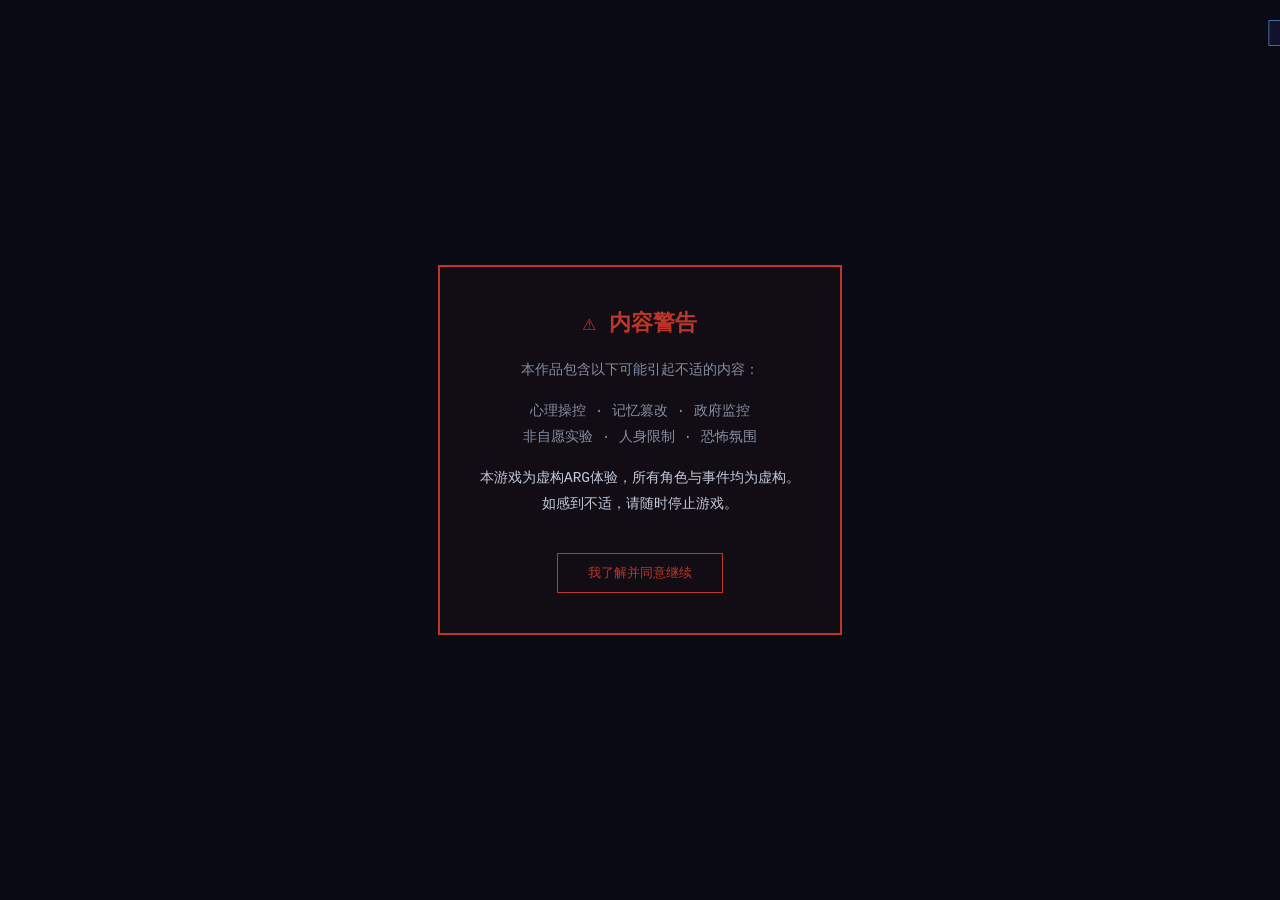
<file: index.html>
<!DOCTYPE html>
<html lang="zh-CN">
<head>
<meta charset="UTF-8">
<meta name="viewport" content="width=device-width, initial-scale=1.0">
<title>残月协议 | Protocol: Waning Moon</title>
<link rel="stylesheet" href="css/style.css">
</head>
<body>
<div class="scanline"></div>
<div class="glitch-overlay" id="glitchOverlay"></div>
<div class="eye-cursor" id="eyeCursor">👁</div>
<div class="notification" id="notification"></div>
<div class="horror-flash" id="horrorFlash"><div class="horror-text" id="horrorText"></div></div>
<div class="blood-vignette" id="bloodVignette"></div>
<div class="corruption-overlay" id="corruptionOverlay"></div>
<div class="static-noise" id="staticNoise"></div>
<div class="intrusion-alert" id="intrusionAlert">
  <div class="alert-box">
    <div class="alert-title" id="intrusionTitle">⚠ 未授权访问检测 ⚠</div>
    <div class="alert-detail" id="intrusionDetail"></div>
  </div>
</div>
<div class="memory-flash" id="memoryFlash">
  <div class="flash-text" id="memoryText"></div>
</div>
<div class="shadow-figure" id="shadowFigure"></div>
<div class="eye-watch" id="eyeWatch">👁</div>

<div class="screen active" id="warningScreen">
<div class="warning-box">
<h2>⚠ 内容警告</h2>
<p>本作品包含以下可能引起不适的内容：</p>
<p>心理操控 · 记忆篡改 · 政府监控<br>非自愿实验 · 人身限制 · 恐怖氛围</p>
<p style="color:var(--text)">本游戏为虚构ARG体验，所有角色与事件均为虚构。<br>如感到不适，请随时停止游戏。</p>
<button onclick="showBoot()">我了解并同意继续</button>
</div>
</div>

<div class="screen" id="bootScreen">
<div class="boot-logo glitch-text">混居区公共信息服务系统</div>
<div class="boot-system">
<div>COHABITATION DISTRICT PUBLIC INFORMATION SERVICE v4.7.2</div>
<div>YEAR 5262 | CLEARANCE: STANDARD</div>
<div style="margin-top:10px;color:var(--accent2)">SYSTEM BOOT COMPLETE</div>
<div style="color:var(--text2)">请输入公民编号或查询关键词：</div>
<div id="bootClue" style="margin-top:15px;font-size:.7em;color:var(--text2);opacity:0.4;line-height:1.8">
<div>[系统日志 03:17:00] 检测到未授权访问请求...</div>
<div>[系统日志 03:17:01] 异常公民记录已标记。状态码：<span style="color:var(--warn);opacity:0.7">ERR_NULL_</span><span style="animation:flicker 2s infinite;color:var(--danger);opacity:0.5">???</span></div>
<div>[系统日志 03:17:02] 如需受限访问，请输入完整状态码...</div>
</div>
</div>
<div class="boot-input">
<input type="text" id="bootInput" placeholder="输入查询内容..." onkeydown="if(event.key==='Enter')submitBoot()">
<button onclick="submitBoot()">查 询</button>
<button class="hint-btn" onclick="showBootHint()" style="background:transparent;border:1px solid var(--accent);color:var(--accent2);padding:8px 15px;cursor:pointer;font-family:inherit">💡 提示</button>
<div class="boot-result" id="bootResult"></div>
<div id="bootHintText" style="display:none;margin-top:10px;font-size:.75em;color:var(--text2);line-height:1.8"></div>
</div>
</div>

<script src="js/game.js"></script>
</body>
</html>
</file>
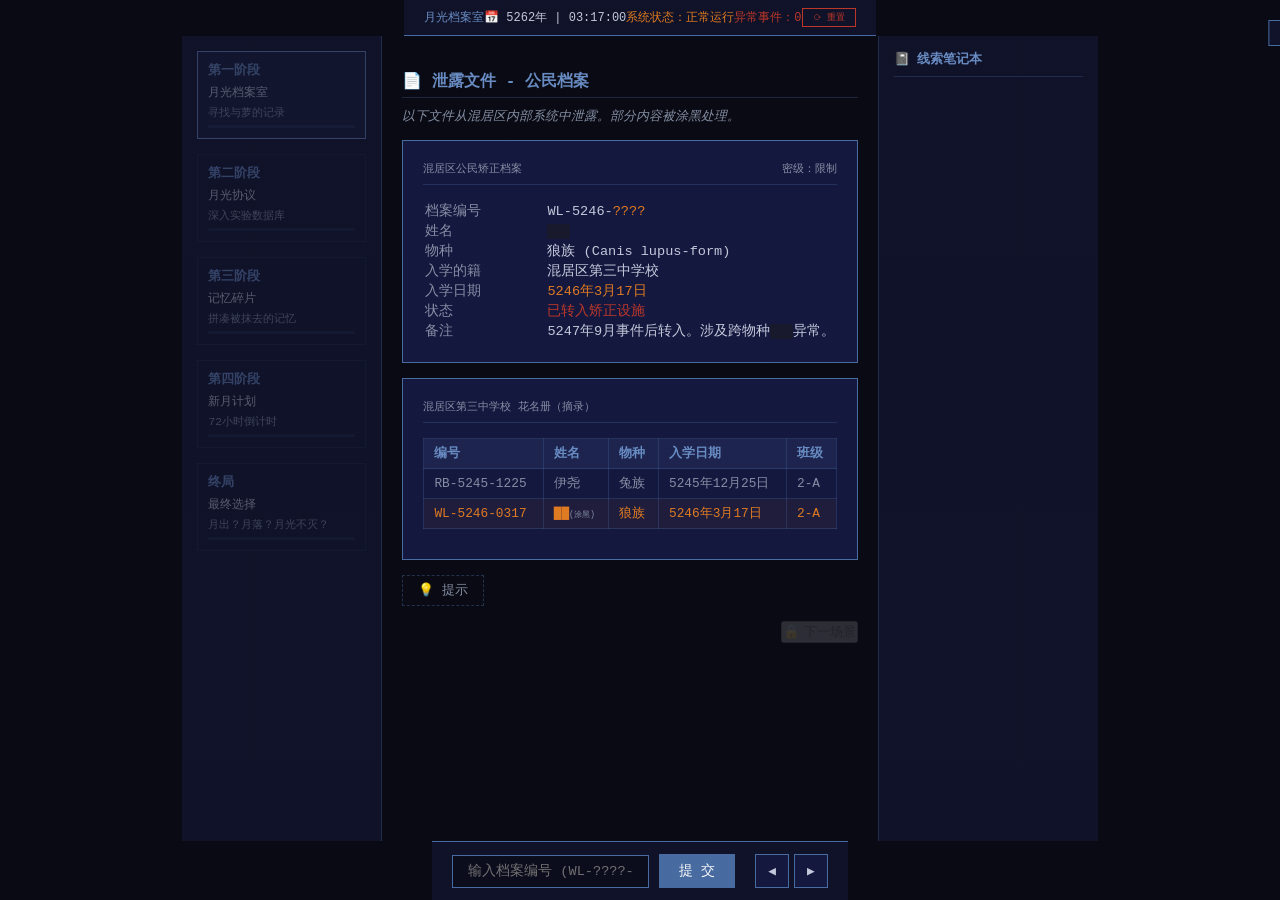
<file: phase0.html>
<!DOCTYPE html>
<html lang="zh-CN">
<head>
<meta charset="UTF-8">
<meta name="viewport" content="width=device-width, initial-scale=1.0">
<title>残月协议 - 月光档案室</title>
<link rel="stylesheet" href="css/style.css">
</head>
<body>
<div class="scanline"></div>
<div class="glitch-overlay" id="glitchOverlay"></div>
<div class="eye-cursor" id="eyeCursor">👁</div>
<div class="notification" id="notification"></div>
<div class="horror-flash" id="horrorFlash"><div class="horror-text" id="horrorText"></div></div>
<div class="blood-vignette" id="bloodVignette"></div>
<div class="corruption-overlay" id="corruptionOverlay"></div>
<div class="static-noise" id="staticNoise"></div>
<div class="intrusion-alert" id="intrusionAlert">
  <div class="alert-box">
    <div class="alert-title" id="intrusionTitle">⚠ 未授权访问检测 ⚠</div>
    <div class="alert-detail" id="intrusionDetail"></div>
  </div>
</div>
<div class="memory-flash" id="memoryFlash">
  <div class="flash-text" id="memoryText"></div>
</div>
<div class="shadow-figure" id="shadowFigure"></div>
<div class="eye-watch" id="eyeWatch">👁</div>

<div class="screen active" id="gameScreen">
<div class="game-header">
<span class="phase-indicator" id="phaseIndicator">月光档案室</span>
<span>📅 5262年 | <span id="gameTime">03:17:00</span></span>
<span class="sys-warn" id="sysWarn">系统状态：正常运行</span>
<span class="anomaly" id="anomalyCount">异常事件：0</span>
<button onclick="resetGame()" style="background:transparent;border:1px solid var(--danger);color:var(--danger);padding:2px 10px;cursor:pointer;font-family:inherit;font-size:.75em" title="重置所有进度">⟳ 重置</button>
</div>
<div class="game-body">
<div class="nav-panel" id="navPanel"></div>
<div class="content-panel" id="contentPanel"></div>
<div class="notebook-panel">
<h3>📓 线索笔记本</h3>
<div id="clueList"></div>
</div>
</div>
<div class="puzzle-bar" id="puzzleBar">
<input type="text" id="puzzleInput" placeholder="输入答案..." onkeydown="if(event.key==='Enter')submitPuzzle()">
<button onclick="submitPuzzle()">提 交</button>
</div>
</div>

<div class="warning-overlay" id="warningOverlay">
<div class="warning-text">
⚠ 已检测到未授权的档案访问 ⚠<br>
<span style="font-size:.6em">访问者信息已记录。安全小组已通知。</span>
</div>
<div class="countdown-text" id="warningCountdown">24</div>
</div>

<script src="js/game.js"></script>
</body>
</html>
</file>
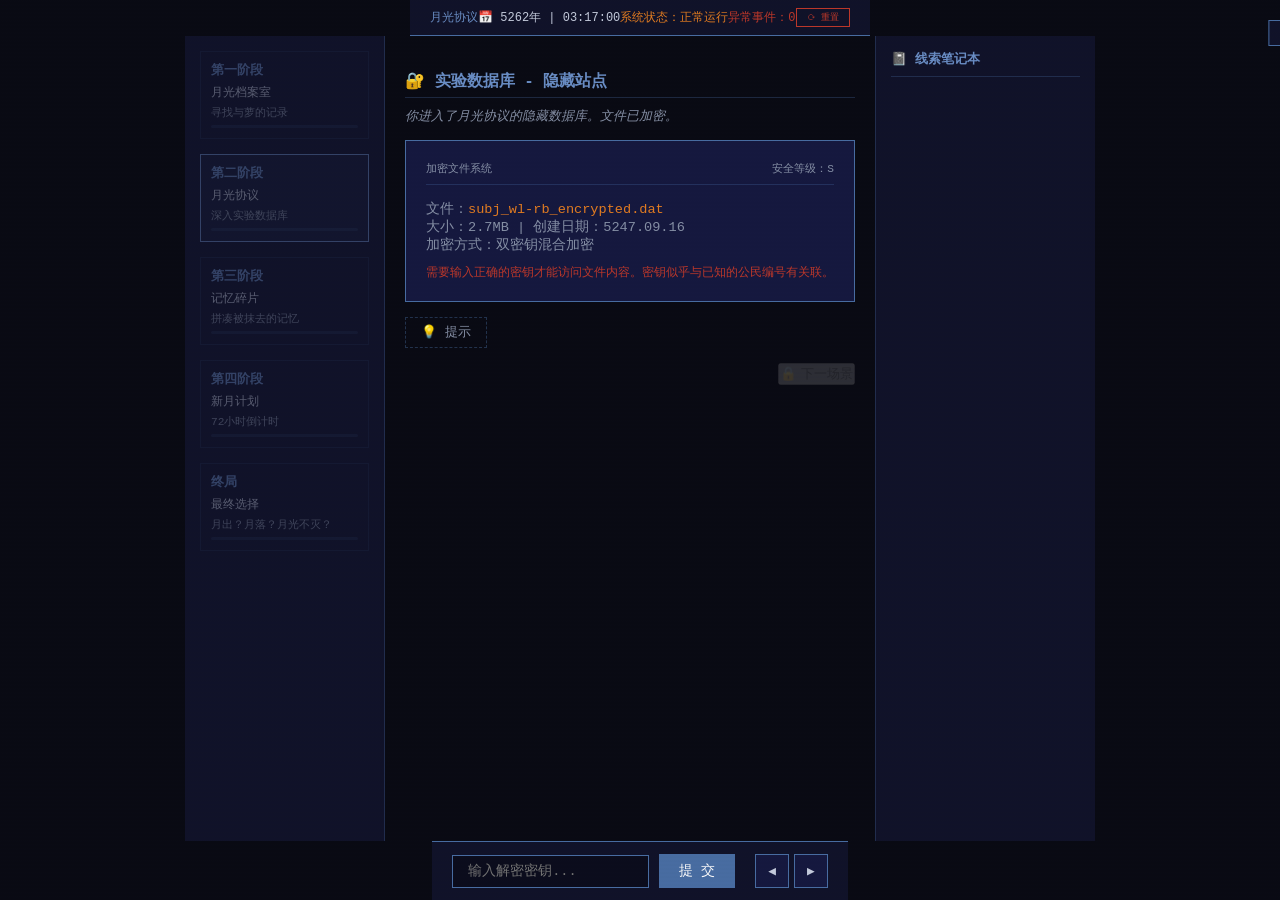
<file: phase1.html>
<!DOCTYPE html>
<html lang="zh-CN">
<head>
<meta charset="UTF-8">
<meta name="viewport" content="width=device-width, initial-scale=1.0">
<title>残月协议 - 月光协议</title>
<link rel="stylesheet" href="css/style.css">
</head>
<body>
<div class="scanline"></div>
<div class="glitch-overlay" id="glitchOverlay"></div>
<div class="eye-cursor" id="eyeCursor">👁</div>
<div class="notification" id="notification"></div>
<div class="horror-flash" id="horrorFlash"><div class="horror-text" id="horrorText"></div></div>
<div class="blood-vignette" id="bloodVignette"></div>
<div class="corruption-overlay" id="corruptionOverlay"></div>
<div class="static-noise" id="staticNoise"></div>
<div class="intrusion-alert" id="intrusionAlert">
  <div class="alert-box">
    <div class="alert-title" id="intrusionTitle">⚠ 未授权访问检测 ⚠</div>
    <div class="alert-detail" id="intrusionDetail"></div>
  </div>
</div>
<div class="memory-flash" id="memoryFlash">
  <div class="flash-text" id="memoryText"></div>
</div>
<div class="shadow-figure" id="shadowFigure"></div>
<div class="eye-watch" id="eyeWatch">👁</div>

<div class="screen active" id="gameScreen">
<div class="game-header">
<span class="phase-indicator" id="phaseIndicator">月光档案室</span>
<span>📅 5262年 | <span id="gameTime">03:17:00</span></span>
<span class="sys-warn" id="sysWarn">系统状态：正常运行</span>
<span class="anomaly" id="anomalyCount">异常事件：0</span>
<button onclick="resetGame()" style="background:transparent;border:1px solid var(--danger);color:var(--danger);padding:2px 10px;cursor:pointer;font-family:inherit;font-size:.75em" title="重置所有进度">⟳ 重置</button>
</div>
<div class="game-body">
<div class="nav-panel" id="navPanel"></div>
<div class="content-panel" id="contentPanel"></div>
<div class="notebook-panel">
<h3>📓 线索笔记本</h3>
<div id="clueList"></div>
</div>
</div>
<div class="puzzle-bar" id="puzzleBar">
<input type="text" id="puzzleInput" placeholder="输入答案..." onkeydown="if(event.key==='Enter')submitPuzzle()">
<button onclick="submitPuzzle()">提 交</button>
</div>
</div>

<div class="warning-overlay" id="warningOverlay">
<div class="warning-text">
⚠ 已检测到未授权的档案访问 ⚠<br>
<span style="font-size:.6em">访问者信息已记录。安全小组已通知。</span>
</div>
<div class="countdown-text" id="warningCountdown">24</div>
</div>

<script src="js/game.js"></script>
</body>
</html>
</file>
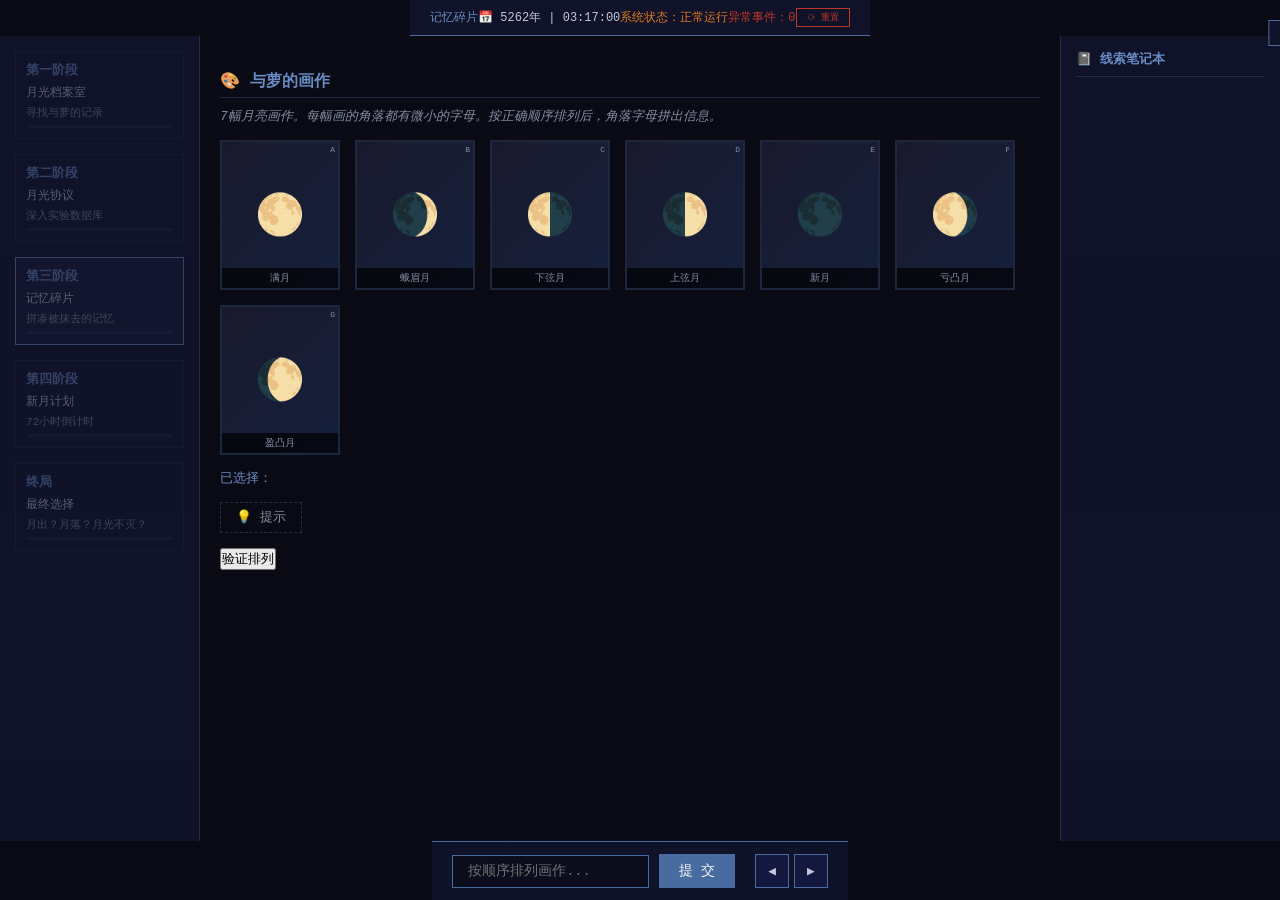
<file: phase2.html>
<!DOCTYPE html>
<html lang="zh-CN">
<head>
<meta charset="UTF-8">
<meta name="viewport" content="width=device-width, initial-scale=1.0">
<title>残月协议 - 记忆碎片</title>
<link rel="stylesheet" href="css/style.css">
</head>
<body>
<div class="scanline"></div>
<div class="glitch-overlay" id="glitchOverlay"></div>
<div class="eye-cursor" id="eyeCursor">👁</div>
<div class="notification" id="notification"></div>
<div class="horror-flash" id="horrorFlash"><div class="horror-text" id="horrorText"></div></div>
<div class="blood-vignette" id="bloodVignette"></div>
<div class="corruption-overlay" id="corruptionOverlay"></div>
<div class="static-noise" id="staticNoise"></div>
<div class="intrusion-alert" id="intrusionAlert">
  <div class="alert-box">
    <div class="alert-title" id="intrusionTitle">⚠ 未授权访问检测 ⚠</div>
    <div class="alert-detail" id="intrusionDetail"></div>
  </div>
</div>
<div class="memory-flash" id="memoryFlash">
  <div class="flash-text" id="memoryText"></div>
</div>
<div class="shadow-figure" id="shadowFigure"></div>
<div class="eye-watch" id="eyeWatch">👁</div>

<div class="screen active" id="gameScreen">
<div class="game-header">
<span class="phase-indicator" id="phaseIndicator">月光档案室</span>
<span>📅 5262年 | <span id="gameTime">03:17:00</span></span>
<span class="sys-warn" id="sysWarn">系统状态：正常运行</span>
<span class="anomaly" id="anomalyCount">异常事件：0</span>
<button onclick="resetGame()" style="background:transparent;border:1px solid var(--danger);color:var(--danger);padding:2px 10px;cursor:pointer;font-family:inherit;font-size:.75em" title="重置所有进度">⟳ 重置</button>
</div>
<div class="game-body">
<div class="nav-panel" id="navPanel"></div>
<div class="content-panel" id="contentPanel"></div>
<div class="notebook-panel">
<h3>📓 线索笔记本</h3>
<div id="clueList"></div>
</div>
</div>
<div class="puzzle-bar" id="puzzleBar">
<input type="text" id="puzzleInput" placeholder="输入答案..." onkeydown="if(event.key==='Enter')submitPuzzle()">
<button onclick="submitPuzzle()">提 交</button>
</div>
</div>

<div class="warning-overlay" id="warningOverlay">
<div class="warning-text">
⚠ 已检测到未授权的档案访问 ⚠<br>
<span style="font-size:.6em">访问者信息已记录。安全小组已通知。</span>
</div>
<div class="countdown-text" id="warningCountdown">24</div>
</div>

<script src="js/game.js"></script>
</body>
</html>
</file>
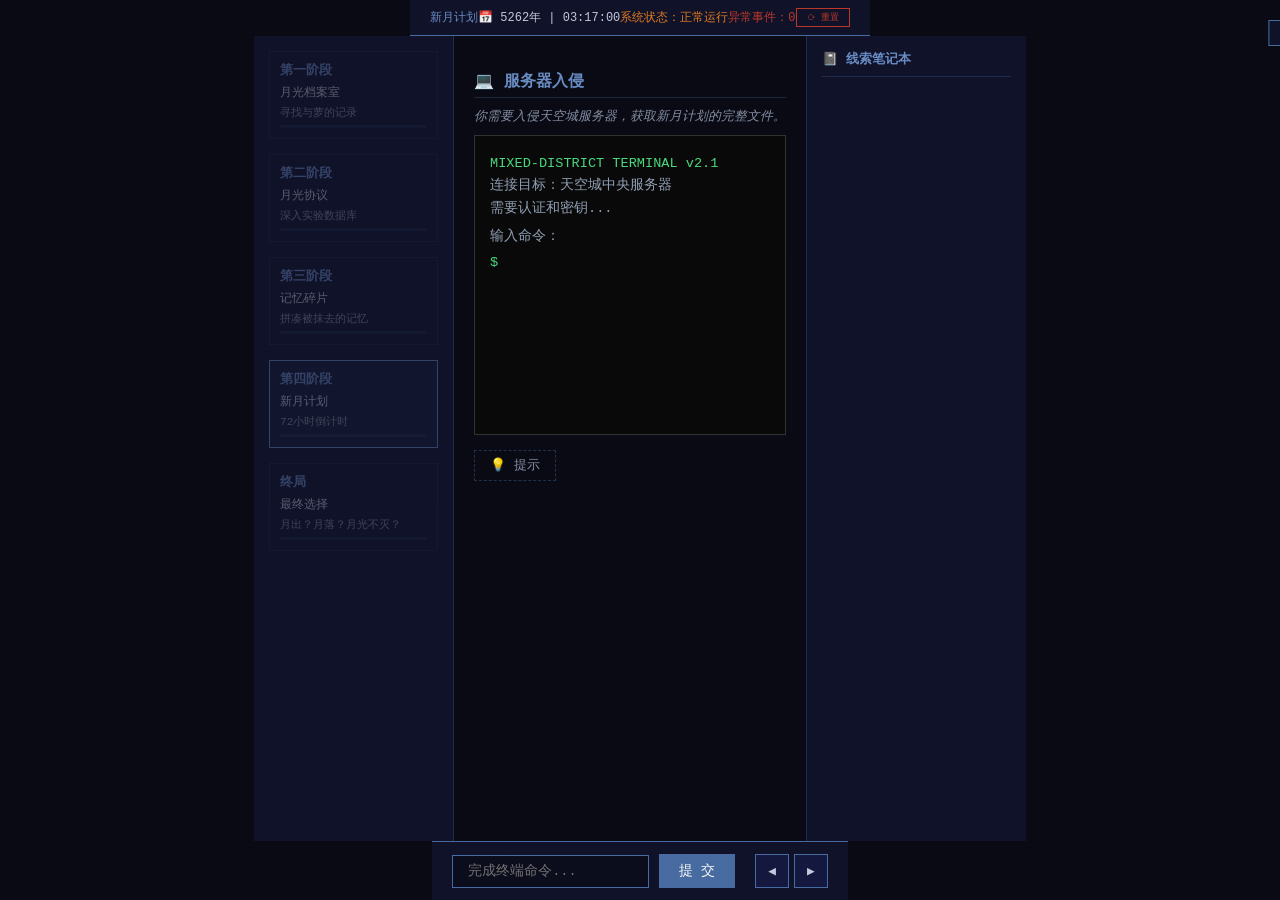
<file: phase3.html>
<!DOCTYPE html>
<html lang="zh-CN">
<head>
<meta charset="UTF-8">
<meta name="viewport" content="width=device-width, initial-scale=1.0">
<title>残月协议 - 新月计划</title>
<link rel="stylesheet" href="css/style.css">
</head>
<body>
<div class="scanline"></div>
<div class="glitch-overlay" id="glitchOverlay"></div>
<div class="eye-cursor" id="eyeCursor">👁</div>
<div class="notification" id="notification"></div>
<div class="horror-flash" id="horrorFlash"><div class="horror-text" id="horrorText"></div></div>
<div class="blood-vignette" id="bloodVignette"></div>
<div class="corruption-overlay" id="corruptionOverlay"></div>
<div class="static-noise" id="staticNoise"></div>
<div class="intrusion-alert" id="intrusionAlert">
  <div class="alert-box">
    <div class="alert-title" id="intrusionTitle">⚠ 未授权访问检测 ⚠</div>
    <div class="alert-detail" id="intrusionDetail"></div>
  </div>
</div>
<div class="memory-flash" id="memoryFlash">
  <div class="flash-text" id="memoryText"></div>
</div>
<div class="shadow-figure" id="shadowFigure"></div>
<div class="eye-watch" id="eyeWatch">👁</div>

<div class="screen active" id="gameScreen">
<div class="game-header">
<span class="phase-indicator" id="phaseIndicator">月光档案室</span>
<span>📅 5262年 | <span id="gameTime">03:17:00</span></span>
<span class="sys-warn" id="sysWarn">系统状态：正常运行</span>
<span class="anomaly" id="anomalyCount">异常事件：0</span>
<button onclick="resetGame()" style="background:transparent;border:1px solid var(--danger);color:var(--danger);padding:2px 10px;cursor:pointer;font-family:inherit;font-size:.75em" title="重置所有进度">⟳ 重置</button>
</div>
<div class="game-body">
<div class="nav-panel" id="navPanel"></div>
<div class="content-panel" id="contentPanel"></div>
<div class="notebook-panel">
<h3>📓 线索笔记本</h3>
<div id="clueList"></div>
</div>
</div>
<div class="puzzle-bar" id="puzzleBar">
<input type="text" id="puzzleInput" placeholder="输入答案..." onkeydown="if(event.key==='Enter')submitPuzzle()">
<button onclick="submitPuzzle()">提 交</button>
</div>
</div>

<div class="warning-overlay" id="warningOverlay">
<div class="warning-text">
⚠ 已检测到未授权的档案访问 ⚠<br>
<span style="font-size:.6em">访问者信息已记录。安全小组已通知。</span>
</div>
<div class="countdown-text" id="warningCountdown">24</div>
</div>

<script src="js/game.js"></script>
</body>
</html>
</file>
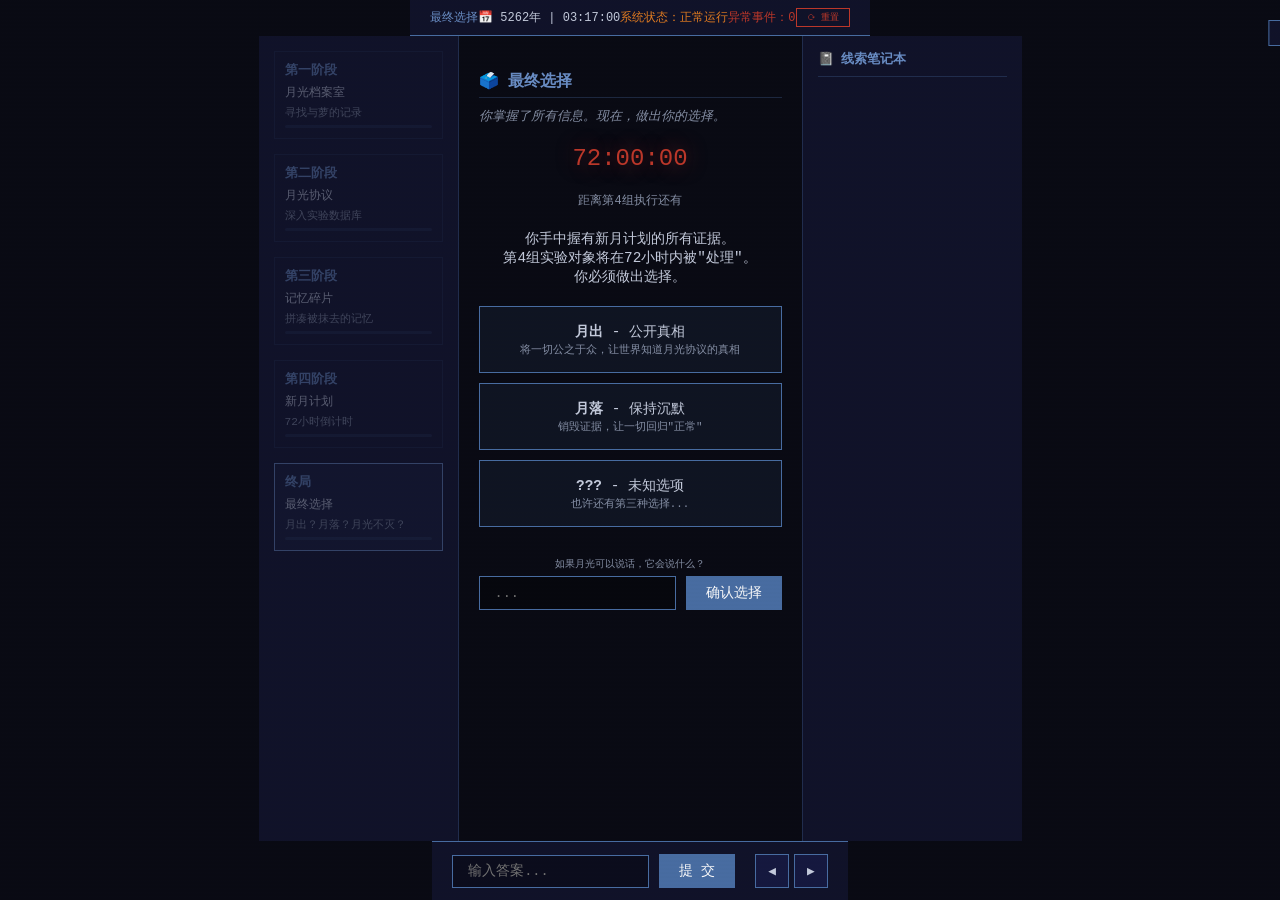
<file: phase4.html>
<!DOCTYPE html>
<html lang="zh-CN">
<head>
<meta charset="UTF-8">
<meta name="viewport" content="width=device-width, initial-scale=1.0">
<title>残月协议 - 终局</title>
<link rel="stylesheet" href="css/style.css">
</head>
<body>
<div class="scanline"></div>
<div class="glitch-overlay" id="glitchOverlay"></div>
<div class="eye-cursor" id="eyeCursor">👁</div>
<div class="notification" id="notification"></div>
<div class="horror-flash" id="horrorFlash"><div class="horror-text" id="horrorText"></div></div>
<div class="blood-vignette" id="bloodVignette"></div>
<div class="corruption-overlay" id="corruptionOverlay"></div>
<div class="static-noise" id="staticNoise"></div>
<div class="intrusion-alert" id="intrusionAlert">
  <div class="alert-box">
    <div class="alert-title" id="intrusionTitle">⚠ 未授权访问检测 ⚠</div>
    <div class="alert-detail" id="intrusionDetail"></div>
  </div>
</div>
<div class="memory-flash" id="memoryFlash">
  <div class="flash-text" id="memoryText"></div>
</div>
<div class="shadow-figure" id="shadowFigure"></div>
<div class="eye-watch" id="eyeWatch">👁</div>

<div class="screen active" id="gameScreen">
<div class="game-header">
<span class="phase-indicator" id="phaseIndicator">月光档案室</span>
<span>📅 5262年 | <span id="gameTime">03:17:00</span></span>
<span class="sys-warn" id="sysWarn">系统状态：正常运行</span>
<span class="anomaly" id="anomalyCount">异常事件：0</span>
<button onclick="resetGame()" style="background:transparent;border:1px solid var(--danger);color:var(--danger);padding:2px 10px;cursor:pointer;font-family:inherit;font-size:.75em" title="重置所有进度">⟳ 重置</button>
</div>
<div class="game-body">
<div class="nav-panel" id="navPanel"></div>
<div class="content-panel" id="contentPanel"></div>
<div class="notebook-panel">
<h3>📓 线索笔记本</h3>
<div id="clueList"></div>
</div>
</div>
<div class="puzzle-bar" id="puzzleBar">
<input type="text" id="puzzleInput" placeholder="输入答案..." onkeydown="if(event.key==='Enter')submitPuzzle()">
<button onclick="submitPuzzle()">提 交</button>
</div>
</div>

<div class="warning-overlay" id="warningOverlay">
<div class="warning-text">
⚠ 已检测到未授权的档案访问 ⚠<br>
<span style="font-size:.6em">访问者信息已记录。安全小组已通知。</span>
</div>
<div class="countdown-text" id="warningCountdown">24</div>
</div>

<div class="ending-screen" id="endingA">
<h2 style="color:var(--accent2)">结局 A - 月出</h2>
<div class="ending-title">真相公之于众</div>
<p>你把一切公之于众。所有文件，所有实验记录，所有被掩盖的真相。</p>
<p>世界知道了月光协议的存在。知道了那些被抹去的记忆。知道了七个被当作实验品的孩子。</p>
<p>但与萝被定性为"危险个体"。她的狼族本能被用来证明实验的必要性。</p>
<p>矫正中心门前，你站在台阶上，不知道自己为什么要来。</p>
<p>手里攥着一只兔子玩偶。棉花下面，第37号缝线的位置，有一张纸条。</p>
<p>你打开它，上面写着：</p>
<p style="color:var(--warn);font-size:1.1em">"谢谢你记得我。"</p>
<p>你不记得她是谁。但你的眼眶湿了。</p>
<p class="small-text" style="margin-top:30px">苦涩的正义，像月光一样清冷。</p>
<button onclick="if(confirm('重新开始游戏？')){localStorage.removeItem('waningmoon_save');location.href='index.html'}" style="margin-top:30px;background:transparent;border:1px solid var(--accent);color:var(--accent);padding:10px 30px;cursor:pointer;font-family:inherit">🔄 重新开始</button>
</div>

<div class="ending-screen" id="endingB">
<h2 style="color:var(--accent2)">结局 B - 月落</h2>
<div class="ending-title">一切归于沉默</div>
<p>你选择沉默。文件被销毁。记录被清除。一切回归正常。</p>
<p>你和与萝继续生活在混居区。上学，考试，呼吸着被监控的空气。</p>
<p>与萝总是画兔子。你问她为什么，她说不出来。只是觉得应该画。</p>
<p>你在旧货市场买了一只兔子玩偶。不知道为什么。</p>
<p>有时候深夜，你会想起一个模糊的影子。狼的轮廓。月光下的奔跑。</p>
<p>然后你翻了个身，继续睡。</p>
<p style="color:var(--text2);font-size:.9em;margin-top:20px">遗忘是最温柔的残忍。</p>
<button onclick="if(confirm('重新开始游戏？')){localStorage.removeItem('waningmoon_save');location.href='index.html'}" style="margin-top:30px;background:transparent;border:1px solid var(--accent);color:var(--accent);padding:10px 30px;cursor:pointer;font-family:inherit">🔄 重新开始</button>
</div>

<div class="ending-screen" id="endingC">
<h2 style="color:var(--moon)">结局 C - 月光不灭</h2>
<div class="ending-title" style="color:var(--moon)">隐藏结局</div>
<p>你输入了 moonlight。</p>
<p>系统沉默了三秒。然后屏幕上出现一行字：</p>
<p style="color:var(--moon);font-size:1.1em">"你找到了。"</p>
<p>伊尧和与萝的记忆并没有消失。它们被编码进了这个游戏本身。</p>
<p>你不是在调查一个案件。你在成为他们记忆的一部分。</p>
<p>每一次你解开谜题，你都在重建一段被抹去的记忆。</p>
<p>每一次你发现线索，你都在证明——有些东西是镇静剂杀不死的。</p>
<p style="color:var(--moon)">心跳记得。玩偶记得。月光记得。</p>
<p style="color:var(--moon)">你记得。</p>
<p style="margin-top:30px">月光下，兔子和狼并肩坐着。它们什么都不说。</p>
<p>因为不需要。</p>
<p style="color:var(--moon);font-size:1.1em;margin-top:30px">月光不灭。协议永存。</p>
<p class="small-text" style="margin-top:30px">—— 感谢你，陌生的记忆守护者。</p>
<button onclick="if(confirm('重新开始游戏？')){localStorage.removeItem('waningmoon_save');location.href='index.html'}" style="margin-top:30px;background:transparent;border:1px solid var(--accent);color:var(--accent);padding:10px 30px;cursor:pointer;font-family:inherit">🔄 重新开始</button>
</div>

<script src="js/game.js"></script>
</body>
</html>
</file>
<file: css/style.css>
*{margin:0;padding:0;box-sizing:border-box}
:root{
--bg:#0a0b14;--bg2:#0d0f1a;--panel:#11132a;--panel2:#161940;
--text:#c8cfe0;--text2:#8892a8;--accent:#4a6fa5;--accent2:#6b8fc7;
--danger:#c0392b;--warn:#e67e22;--success:#27ae60;
--glow:#3a5f9a;--moon:#d4e4f7;--purple:#2d1b4e;
}
@font-face{font-family:'Game';src:local('Courier New'),local('monospace')}
body{
background:var(--bg);color:var(--text);font-family:'Courier New',monospace;
overflow-x:hidden;min-height:100vh;position:relative;
}
body::before{
content:'';position:fixed;top:0;left:0;width:100%;height:100%;
background:repeating-linear-gradient(0deg,transparent,transparent 2px,rgba(10,11,20,0.03) 2px,rgba(10,11,20,0.03) 4px);
pointer-events:none;z-index:9999;
}
.scanline{
position:fixed;top:0;left:0;width:100%;height:100%;
background:linear-gradient(transparent 50%,rgba(0,0,0,0.02) 50%);
background-size:100% 4px;pointer-events:none;z-index:9998;
animation:scanmove 8s linear infinite;
}
@keyframes scanmove{0%{background-position:0 0}100%{background-position:0 100px}}
.glitch-overlay{
position:fixed;top:0;left:0;width:100%;height:100%;
pointer-events:none;z-index:9997;opacity:0;
background:rgba(74,111,165,0.03);
}
.glitch-overlay.active{animation:glitchFlash .15s ease-out}
@keyframes glitchFlash{
0%{opacity:1;transform:translate(-2px,1px)}
25%{opacity:.8;transform:translate(3px,-1px)}
50%{opacity:.6;transform:translate(-1px,2px)}
100%{opacity:0;transform:none}
}
.glitch-text{animation:glitchText 3s infinite}
@keyframes glitchText{
0%,92%,100%{text-shadow:none;transform:none}
93%{text-shadow:2px 0 #c0392b,-2px 0 #3a5f9a;transform:translateX(-1px)}
96%{text-shadow:-2px 0 #c0392b,2px 0 #3a5f9a;transform:translateX(1px)}
}
.flicker{animation:flicker 4s infinite}
@keyframes flicker{
0%,95%,100%{opacity:1}96%{opacity:.4}97%{opacity:.9}98%{opacity:.3}99%{opacity:.8}
}
.screen{display:none;width:100%;min-height:100vh;position:relative}
.screen.active{display:flex;flex-direction:column;align-items:center;justify-content:center}
#bootScreen{background:var(--bg);text-align:center}
.boot-logo{font-size:1.2em;color:var(--accent2);margin-bottom:30px;letter-spacing:4px}
.boot-system{color:var(--text2);font-size:.85em;line-height:2}
.boot-input{
margin-top:30px;display:flex;flex-direction:column;align-items:center;gap:10px;
}
.boot-input input{
background:rgba(74,111,165,0.1);border:1px solid var(--accent);
color:var(--text);padding:10px 20px;font-family:inherit;font-size:1em;
width:300px;text-align:center;outline:none;
}
.boot-input input:focus{border-color:var(--accent2);box-shadow:0 0 10px rgba(74,111,165,0.3)}
.boot-input button{
background:var(--accent);color:#fff;border:none;padding:8px 30px;
cursor:pointer;font-family:inherit;font-size:.9em;
}
.boot-input button:hover{background:var(--accent2)}
.boot-result{margin-top:15px;color:var(--danger);font-size:.85em;min-height:20px}
#warningScreen{background:var(--bg)}
.warning-box{
border:2px solid var(--danger);padding:40px;max-width:600px;text-align:center;
background:rgba(192,57,43,0.05);
}
.warning-box h2{color:var(--danger);margin-bottom:20px;font-size:1.4em}
.warning-box p{color:var(--text2);line-height:1.8;margin-bottom:15px;font-size:.9em}
.warning-box button{
background:transparent;border:1px solid var(--danger);color:var(--danger);
padding:10px 30px;cursor:pointer;font-family:inherit;margin-top:20px;
}
.warning-box button:hover{background:rgba(192,57,43,0.2)}
#gameScreen.active{display:flex;flex-direction:column;height:100vh}
.game-header{
background:var(--panel);border-bottom:1px solid var(--accent);
padding:8px 20px;display:flex;justify-content:space-between;align-items:center;
font-size:.75em;flex-shrink:0;
}
.game-header .sys-warn{color:var(--warn)}
.game-header .anomaly{color:var(--danger)}
.game-header .phase-indicator{color:var(--accent2)}
.game-body{display:flex;flex:1;overflow:hidden}
.nav-panel{
width:200px;background:var(--panel);border-right:1px solid rgba(74,111,165,0.3);
padding:15px;flex-shrink:0;overflow-y:auto;
}
.nav-phase{
margin-bottom:15px;border:1px solid rgba(74,111,165,0.2);
padding:10px;cursor:pointer;transition:all .3s;
}
.nav-phase:hover{border-color:var(--accent)}
.nav-phase.active{border-color:var(--accent2);background:rgba(74,111,165,0.1)}
.nav-phase.locked{opacity:.4;cursor:not-allowed}
.nav-phase h4{font-size:.8em;color:var(--accent2);margin-bottom:5px}
.nav-phase .progress-bar{
height:3px;background:rgba(74,111,165,0.2);margin-top:5px;border-radius:2px;
}
.nav-phase .progress-fill{height:100%;background:var(--accent2);transition:width .5s;border-radius:2px}
.nav-phase .phase-desc{font-size:.7em;color:var(--text2);margin-top:4px}
.content-panel{
flex:1;padding:20px;overflow-y:auto;position:relative;
}
.content-panel .scene{display:none}
.content-panel .scene.active{display:block}
.notebook-panel{
width:220px;background:var(--panel);border-left:1px solid rgba(74,111,165,0.3);
padding:15px;flex-shrink:0;overflow-y:auto;
}
.notebook-panel h3{
font-size:.8em;color:var(--accent2);margin-bottom:10px;
border-bottom:1px solid rgba(74,111,165,0.3);padding-bottom:8px;
}
.clue-item{
font-size:.75em;color:var(--text2);padding:5px 0;
border-bottom:1px solid rgba(74,111,165,0.1);
}
.clue-item.new{animation:clueReveal .5s ease-out}
@keyframes clueReveal{from{opacity:0;transform:translateX(20px)}to{opacity:1;transform:none}}
.puzzle-bar{
background:var(--panel);border-top:1px solid var(--accent);
padding:12px 20px;display:flex;gap:10px;align-items:center;flex-shrink:0;
}
.puzzle-bar input{
flex:1;background:rgba(0,0,0,0.3);border:1px solid var(--accent);
color:var(--text);padding:8px 15px;font-family:inherit;font-size:.85em;outline:none;
}
.puzzle-bar input:focus{border-color:var(--accent2)}
.puzzle-bar button{
background:var(--accent);color:#fff;border:none;padding:8px 20px;
cursor:pointer;font-family:inherit;font-size:.85em;white-space:nowrap;
}
.puzzle-bar button:hover{background:var(--accent2)}
.puzzle-hint{font-size:.7em;color:var(--text2);margin-top:5px}
.file-viewer{
background:var(--panel2);border:1px solid var(--accent);
padding:20px;margin:15px 0;position:relative;
}
.file-viewer .file-header{
font-size:.7em;color:var(--text2);border-bottom:1px solid rgba(74,111,165,0.3);
padding-bottom:8px;margin-bottom:15px;display:flex;justify-content:space-between;
}
.file-viewer .redacted{
background:#1a1a2e;color:transparent;cursor:pointer;padding:0 3px;
transition:all .3s;position:relative;user-select:none;
}
.file-viewer .redacted.revealed{
background:transparent;color:var(--warn);text-shadow:0 0 5px rgba(230,126,34,0.3);
cursor:default;
}
.file-viewer .redacted:hover:not(.revealed){background:#252545}
.data-table{
width:100%;border-collapse:collapse;font-size:.8em;margin:10px 0;
}
.data-table th,.data-table td{
border:1px solid rgba(74,111,165,0.3);padding:6px 10px;text-align:left;
}
.data-table th{background:rgba(74,111,165,0.15);color:var(--accent2)}
.data-table td{color:var(--text2)}
.data-table tr.highlight td{color:var(--warn);background:rgba(230,126,34,0.05)}
.terminal{
background:#0a0a0a;border:1px solid #333;padding:15px;
font-family:'Courier New',monospace;font-size:.85em;
min-height:300px;position:relative;
}
.terminal .prompt{color:#4ade80}
.terminal .cmd-line{color:#22d3ee}
.terminal .output{color:#94a3b8;margin:5px 0}
.terminal .error{color:#ef4444}
.terminal .success{color:#4ade80}
.terminal input{
background:transparent;border:none;color:#22d3ee;
font-family:inherit;font-size:inherit;outline:none;width:80%;
}
.diary-page{
background:#1a1814;border:1px solid #3d3528;padding:25px;
font-family:'Georgia','SimSun',serif;color:#c4b89a;
line-height:2;font-size:.9em;position:relative;
transform:rotate(-0.5deg);
}
.diary-page::before{
content:'';position:absolute;top:0;left:30px;width:1px;height:100%;
background:rgba(196,184,154,0.2);
}
.audio-vis{
background:#0a0a14;border:1px solid var(--accent);
padding:15px;margin:15px 0;text-align:center;
}
.audio-vis canvas{width:100%;height:120px;margin:10px 0}
.audio-controls{display:flex;gap:10px;justify-content:center;margin-top:10px}
.audio-controls button{
background:var(--accent);color:#fff;border:none;padding:6px 15px;
cursor:pointer;font-family:inherit;font-size:.8em;
}
.freq-slider{margin:15px 0}
.freq-slider input[type=range]{
width:100%;-webkit-appearance:none;height:4px;
background:var(--accent);outline:none;border-radius:2px;
}
.freq-slider input[type=range]::-webkit-slider-thumb{
-webkit-appearance:none;width:16px;height:16px;
background:var(--accent2);border-radius:50%;cursor:pointer;
}
.freq-display{
font-size:2em;color:var(--accent2);text-align:center;margin:10px 0;
font-variant-numeric:tabular-nums;
}
.morse-display{
font-family:inherit;font-size:1.2em;letter-spacing:3px;
color:var(--accent2);text-align:center;margin:10px 0;
}
.painting-gallery{display:flex;flex-wrap:wrap;gap:15px;margin:15px 0}
.painting{
width:120px;height:150px;border:2px solid rgba(74,111,165,0.3);
cursor:pointer;position:relative;transition:all .3s;overflow:hidden;
}
.painting:hover{border-color:var(--accent2);transform:scale(1.05)}
.painting.selected{border-color:var(--warn);box-shadow:0 0 15px rgba(230,126,34,0.3)}
.painting canvas{width:100%;height:100%}
.painting .painting-label{
position:absolute;bottom:0;width:100%;background:rgba(0,0,0,0.7);
font-size:.65em;padding:3px;text-align:center;color:var(--text2);
}
.log-entry{
background:rgba(0,0,0,0.3);border:1px solid rgba(74,111,165,0.2);
padding:10px;margin:5px 0;font-size:.8em;cursor:grab;
transition:all .3s;
}
.log-entry:hover{border-color:var(--accent)}
.log-entry.placed{border-color:var(--success);background:rgba(39,174,96,0.05)}
.log-entry .log-time{color:var(--accent2);font-size:.85em}
.log-entry .log-text{color:var(--text2);margin-top:5px}
.log-entry.tampered{border-color:var(--danger)}
.vigenere-tool{
background:var(--panel2);border:1px solid var(--accent);
padding:15px;margin:15px 0;
}
.vigenere-tool textarea{
width:100%;background:rgba(0,0,0,0.3);border:1px solid rgba(74,111,165,0.3);
color:var(--text);padding:8px;font-family:inherit;font-size:.8em;
min-height:80px;outline:none;resize:vertical;
}
.vigenere-tool input{
background:rgba(0,0,0,0.3);border:1px solid var(--accent);
color:var(--text);padding:6px 10px;font-family:inherit;
font-size:.85em;outline:none;width:150px;
}
.vigenere-tool button{
background:var(--accent);color:#fff;border:none;padding:6px 15px;
cursor:pointer;font-family:inherit;font-size:.8em;
}
.vigenere-tool .result{
margin-top:10px;padding:10px;background:rgba(0,0,0,0.3);
color:var(--warn);font-size:.85em;min-height:40px;
}
.countdown{
font-size:2.5em;color:var(--danger);text-align:center;
font-variant-numeric:tabular-nums;margin:20px 0;
text-shadow:0 0 20px rgba(192,57,43,0.5);
}
.search-tool{
background:var(--panel2);border:1px solid var(--accent);
padding:15px;margin:15px 0;
}
.search-tool .search-input{
display:flex;gap:10px;margin-bottom:10px;
}
.search-tool input{
flex:1;background:rgba(0,0,0,0.3);border:1px solid rgba(74,111,165,0.3);
color:var(--text);padding:8px;font-family:inherit;font-size:.85em;outline:none;
}
.search-tool button{
background:var(--accent);color:#fff;border:none;padding:8px 15px;
cursor:pointer;font-family:inherit;font-size:.8em;
}
.search-results{font-size:.8em;color:var(--text2);max-height:200px;overflow-y:auto}
.search-result-item{
padding:8px;border-bottom:1px solid rgba(74,111,165,0.1);cursor:pointer;
}
.search-result-item:hover{background:rgba(74,111,165,0.1)}
.search-result-item .title{color:var(--accent2)}
.warning-overlay{
position:fixed;top:0;left:0;width:100%;height:100%;
background:rgba(192,57,43,0.15);z-index:9000;
display:none;flex-direction:column;align-items:center;justify-content:center;
}
.warning-overlay.active{display:flex}
.warning-overlay .warning-text{
font-size:1.5em;color:var(--danger);text-align:center;
animation:warningPulse 1s infinite;
}
@keyframes warningPulse{0%,100%{opacity:1}50%{opacity:.5}}
.warning-overlay .countdown-text{
font-size:3em;color:var(--danger);margin-top:20px;
font-variant-numeric:tabular-nums;
}
.ending-screen{
display:none;min-height:100vh;background:var(--bg);
flex-direction:column;align-items:center;justify-content:center;
text-align:center;padding:40px;
}
.ending-screen.active{display:flex}
.ending-screen h2{font-size:1.8em;margin-bottom:30px}
.ending-screen p{
color:var(--text2);line-height:2;max-width:600px;
font-size:.9em;margin-bottom:15px;
}
.ending-screen .ending-title{color:var(--accent2);font-size:1.2em;margin-bottom:20px}
.typewriter{overflow:hidden;border-right:2px solid var(--accent);white-space:nowrap;animation:typewriter 3s steps(40) 1s forwards,blinkCaret .75s step-end infinite}
@keyframes typewriter{from{width:0}to{width:100%}}
@keyframes blinkCaret{from,to{border-color:transparent}50%{border-color:var(--accent)}}
.reveal-anim{animation:revealFile .8s ease-out}
@keyframes revealFile{
0%{opacity:0;filter:blur(10px) brightness(2);transform:scale(1.05)}
50%{filter:blur(2px) brightness(1.5)}
100%{opacity:1;filter:none;transform:none}
}
.unlock-flash{animation:unlockFlash .6s ease-out}
@keyframes unlockFlash{
0%{box-shadow:0 0 30px rgba(39,174,96,0.8)}
100%{box-shadow:none}
}
.section-title{
color:var(--accent2);font-size:1em;margin:15px 0 10px;
border-bottom:1px solid rgba(74,111,165,0.3);padding-bottom:5px;
}
.note-text{font-size:.8em;color:var(--text2);font-style:italic;margin:10px 0}
.highlight-text{color:var(--warn)}
.success-text{color:var(--success)}
.danger-text{color:var(--danger)}
.small-text{font-size:.65em;color:var(--text2)}
.moon-icon{display:inline-block;width:20px;height:20px;border-radius:50%;
background:radial-gradient(circle at 35% 35%,var(--moon) 0%,var(--moon) 45%,transparent 50%);
}
.tools-panel{
background:var(--panel2);border:1px solid var(--accent);
padding:10px;margin:10px 0;
}
.tools-panel .tool-btn{
background:rgba(74,111,165,0.2);border:1px solid var(--accent);
color:var(--text);padding:5px 12px;cursor:pointer;
font-family:inherit;font-size:.75em;margin:3px;
}
.tools-panel .tool-btn:hover{background:rgba(74,111,165,0.4)}
.tools-panel .tool-btn.active{background:var(--accent);color:#fff}
.vote-section{margin:20px 0;text-align:center}
.vote-option{
display:block;width:100%;max-width:400px;margin:10px auto;
background:rgba(74,111,165,0.1);border:1px solid var(--accent);
color:var(--text);padding:15px;cursor:pointer;font-family:inherit;
font-size:.9em;transition:all .3s;
}
.vote-option:hover{background:rgba(74,111,165,0.3);border-color:var(--accent2)}
.vote-option.selected{background:rgba(74,111,165,0.3);border-color:var(--accent2)}
.label-line{font-size:14px;transition:all 0.3s}
.label-tiny{font-size:8px;color:var(--text2);transition:all 0.3s}
.image-enhancer{margin:15px 0}
.image-enhancer .enhance-target{
width:100%;max-width:500px;min-height:200px;
background:var(--panel2);border:1px solid var(--accent);
display:flex;align-items:center;justify-content:center;
font-size:.8em;color:var(--text2);margin:10px 0;
position:relative;overflow:visible;
}
.image-enhancer .controls{display:flex;gap:10px;flex-wrap:wrap;margin:10px 0}
.image-enhancer .controls label{font-size:.75em;color:var(--text2)}
.image-enhancer .controls input[type=range]{width:120px}
@media(max-width:900px){
.nav-panel{width:150px}
.notebook-panel{width:170px}
}
@media(max-width:700px){
.game-body{flex-direction:column}
.nav-panel,.notebook-panel{width:100%;max-height:150px;border:none;border-bottom:1px solid rgba(74,111,165,0.3)}
.painting-gallery{justify-content:center}
}
.eye-cursor{
position:fixed;pointer-events:none;z-index:9996;
width:30px;height:30px;opacity:0;transition:opacity .3s;
}
.eye-cursor.visible{opacity:.6}
.notification{
position:fixed;top:20px;right:20px;z-index:9500;
background:var(--panel);border:1px solid var(--accent);
padding:12px 20px;font-size:.8em;
transform:translateX(120%);transition:transform .3s;
}
.notification.show{transform:translateX(0)}
.notification.success{border-color:var(--success);color:var(--success)}
.notification.error{border-color:var(--danger);color:var(--danger)}
.chem-table{font-size:.75em}
.chem-table td{padding:4px 8px}
.song-lyrics{
font-family:'Georgia','SimSun',serif;font-size:1em;
color:var(--moon);line-height:2.2;text-align:center;
padding:20px;font-style:italic;
}
.psych-question{
background:var(--panel2);border:1px solid rgba(74,111,165,0.3);
padding:15px;margin:10px 0;
}
.psych-question .q-text{color:var(--accent2);margin-bottom:10px;font-size:.9em}
.psych-options{display:flex;flex-direction:column;gap:5px}
.psych-options label{
font-size:.8em;color:var(--text2);cursor:pointer;
padding:5px 10px;border:1px solid transparent;
}
.psych-options label:hover{border-color:rgba(74,111,165,0.3)}
.psych-options input[type=radio]{margin-right:8px}
.log-sort-area{min-height:50px;border:1px dashed rgba(74,111,165,0.3);padding:5px;margin:5px 0}
.roster-table{font-size:.75em}
.roster-table .group-1{background:rgba(230,126,34,0.1)}
.roster-table .eliminated{color:var(--danger);text-decoration:line-through}
.roster-table .processing{color:var(--warn)}
.roster-table .damaged{color:var(--text2);font-style:italic}
.acrostic-poem{
font-family:'Georgia','SimSun',serif;font-size:.95em;
line-height:2.5;padding:20px;color:var(--text);
background:rgba(0,0,0,0.2);border:1px solid rgba(74,111,165,0.2);
}
.acrostic-poem .first-char{color:var(--warn);font-weight:bold;font-size:1.1em}

/* ===== HINT SYSTEM ===== */
.hint-system{margin:15px 0}
.hint-btn{
background:transparent;
border:1px dashed rgba(74,111,165,0.4);
color:var(--text2);
padding:6px 15px;
cursor:pointer;
font-family:inherit;
font-size:0.8em;
transition:all 0.3s;
}
.hint-btn:hover{border-color:var(--accent);color:var(--accent2)}
.hint-level{
padding:8px 12px;
margin:5px 0;
background:rgba(74,111,165,0.08);
border-left:2px solid var(--accent);
color:var(--text2);
font-size:0.8em;
animation:hintFadeIn 0.3s ease-out;
}
.hint-next{
background:transparent;
border:1px dashed rgba(74,111,165,0.3);
color:var(--text2);
padding:4px 12px;
cursor:pointer;
font-family:inherit;
font-size:0.75em;
margin-top:5px;
}
.hint-next:hover{border-color:var(--accent);color:var(--accent2)}
@keyframes hintFadeIn{from{opacity:0;transform:translateX(-10px)}to{opacity:1;transform:none}}

/* ===== HORROR EFFECTS ===== */
.horror-flash{
  position:fixed;top:0;left:0;width:100%;height:100%;
  z-index:9600;pointer-events:none;
  display:flex;align-items:center;justify-content:center;
  opacity:0;transition:opacity 0.05s;
}
.horror-flash.active{opacity:1}
.horror-flash .horror-text{
  font-size:3em;color:var(--danger);font-family:'Georgia',serif;
  text-shadow:0 0 30px rgba(192,57,43,0.8),0 0 60px rgba(192,57,43,0.4);
  animation:horrorShake 0.1s infinite;
}
@keyframes horrorShake{
  0%{transform:translate(0,0) scale(1)}
  25%{transform:translate(-3px,2px) scale(1.02)}
  50%{transform:translate(2px,-1px) scale(0.98)}
  75%{transform:translate(-1px,3px) scale(1.01)}
  100%{transform:translate(3px,-2px) scale(0.99)}
}
.shadow-figure{
  position:fixed;pointer-events:none;z-index:9550;
  width:80px;height:200px;opacity:0;
  background:radial-gradient(ellipse at center,rgba(0,0,0,0.6) 0%,transparent 70%);
  transition:opacity 0.3s;
}
.shadow-figure.active{opacity:0.7}
.blood-vignette{
  position:fixed;top:0;left:0;width:100%;height:100%;
  pointer-events:none;z-index:9501;opacity:0;
  background:radial-gradient(ellipse at center,transparent 40%,rgba(120,0,0,0.3) 100%);
  transition:opacity 2s;
}
.blood-vignette.active{opacity:1}
.corruption-overlay{
  position:fixed;top:0;left:0;width:100%;height:100%;
  pointer-events:none;z-index:9555;opacity:0;
  background:repeating-linear-gradient(0deg,
    transparent,transparent 2px,
    rgba(192,57,43,0.03) 2px,rgba(192,57,43,0.03) 4px
  );
  mix-blend-mode:screen;
}
.corruption-overlay.active{
  opacity:1;animation:corruptFlicker 0.15s steps(3) infinite;
}
@keyframes corruptFlicker{
  0%{transform:translateX(0);opacity:0.8}
  33%{transform:translateX(-5px);opacity:1}
  66%{transform:translateX(3px);opacity:0.6}
  100%{transform:translateX(0);opacity:0.9}
}
.ghost-text{
  position:fixed;pointer-events:none;z-index:9540;
  color:rgba(192,57,43,0.15);font-size:0.75em;
  font-family:'Georgia',serif;font-style:italic;
  white-space:nowrap;
  animation:ghostFade 4s ease-in-out forwards;
}
@keyframes ghostFade{
  0%{opacity:0;transform:translateY(10px)}
  20%{opacity:1;transform:translateY(0)}
  80%{opacity:1;transform:translateY(0)}
  100%{opacity:0;transform:translateY(-10px)}
}
.intrusion-alert{
  position:fixed;top:0;left:0;width:100%;height:100%;
  background:rgba(192,57,43,0.08);z-index:9650;
  display:none;align-items:center;justify-content:center;
  flex-direction:column;
}
.intrusion-alert.active{display:flex;animation:intrusionPulse 0.5s ease-out}
@keyframes intrusionPulse{
  0%{background:rgba(192,57,43,0.3)}
  100%{background:rgba(192,57,43,0.08)}
}
.intrusion-alert .alert-box{
  border:2px solid var(--danger);padding:30px 50px;
  background:rgba(10,11,20,0.95);text-align:center;
  box-shadow:0 0 40px rgba(192,57,43,0.3);
}
.intrusion-alert .alert-title{
  color:var(--danger);font-size:1.2em;margin-bottom:10px;
  animation:horrorShake 0.2s infinite;
}
.intrusion-alert .alert-detail{
  color:var(--text2);font-size:.8em;line-height:1.8;
}
.memory-flash{
  position:fixed;top:0;left:0;width:100%;height:100%;
  background:rgba(212,228,247,0.1);z-index:9580;
  display:none;align-items:center;justify-content:center;
  flex-direction:column;text-align:center;
}
.memory-flash.active{display:flex;animation:memoryFade 3s ease-in-out forwards}
@keyframes memoryFade{
  0%{opacity:0;background:rgba(255,255,255,0.3)}
  10%{opacity:1;background:rgba(212,228,247,0.1)}
  80%{opacity:1}
  100%{opacity:0}
}
.memory-flash .flash-text{
  color:var(--moon);font-size:1.1em;
  font-family:'Georgia','SimSun',serif;
  font-style:italic;line-height:2;
  text-shadow:0 0 20px rgba(212,228,247,0.5);
}
.screen-shake{animation:screenShake 0.3s ease-out}
@keyframes screenShake{
  0%{transform:translate(0,0)}
  10%{transform:translate(-5px,3px)}
  20%{transform:translate(4px,-2px)}
  30%{transform:translate(-3px,4px)}
  40%{transform:translate(5px,-3px)}
  50%{transform:translate(-4px,2px)}
  60%{transform:translate(3px,-4px)}
  70%{transform:translate(-2px,3px)}
  80%{transform:translate(4px,-2px)}
  90%{transform:translate(-3px,4px)}
  100%{transform:translate(0,0)}
}
.static-noise{
  position:fixed;top:0;left:0;width:100%;height:100%;
  pointer-events:none;z-index:9560;opacity:0;
}
.static-noise.active{opacity:0.15;animation:staticFlash 0.2s steps(4) infinite}
@keyframes staticFlash{
  0%{background:rgba(255,255,255,0.05)}
  25%{background:rgba(255,255,255,0.1)}
  50%{background:rgba(200,200,200,0.03)}
  75%{background:rgba(255,255,255,0.08)}
  100%{background:rgba(255,255,255,0.05)}
}
.whisper-text{
  position:fixed;pointer-events:none;z-index:9530;
  color:rgba(136,146,168,0.08);font-size:0.65em;
  font-family:'Courier New',monospace;
  letter-spacing:5px;white-space:nowrap;
  animation:whisperDrift 8s linear forwards;
}
@keyframes whisperDrift{
  0%{opacity:0;transform:translateY(20px)}
  10%{opacity:0.5}
  50%{opacity:0.3}
  90%{opacity:0.1}
  100%{opacity:0;transform:translateY(-100px)}
}
.eye-watch{
  position:fixed;pointer-events:none;z-index:9570;
  font-size:2em;opacity:0;
  transition:opacity 1s;
  filter:drop-shadow(0 0 10px rgba(192,57,43,0.5));
}
.eye-watch.active{opacity:0.6}
.data-leak{
  position:fixed;pointer-events:none;z-index:9535;
  color:rgba(74,111,165,0.2);font-size:0.6em;
  font-family:'Courier New',monospace;
  line-height:1.2;white-space:pre;
  animation:leakFade 5s linear forwards;
}
@keyframes leakFade{
  0%{opacity:0;transform:translateY(0)}
  15%{opacity:0.6}
  85%{opacity:0.3}
  100%{opacity:0;transform:translateY(-50px)}
}
</file>
